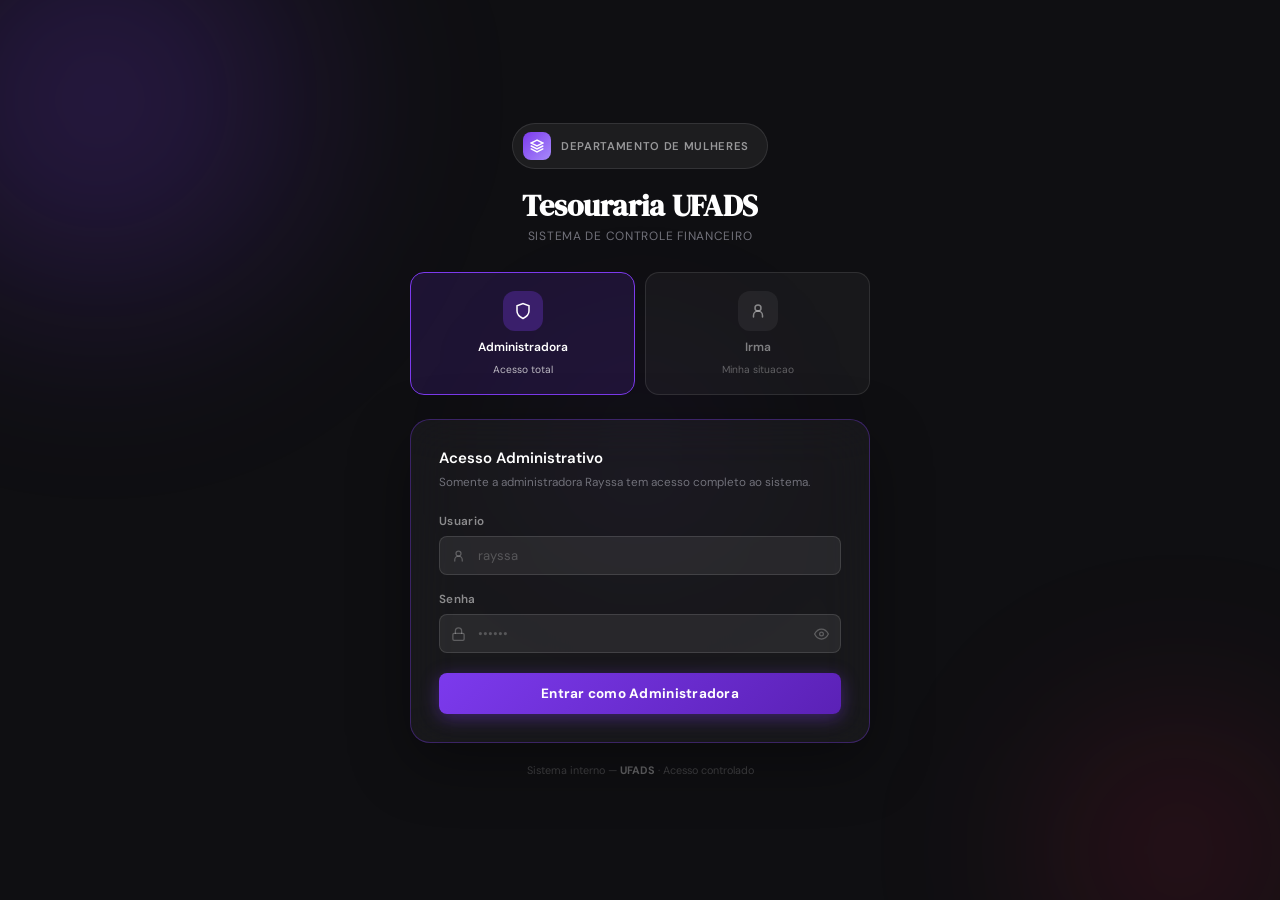
<file: index.html>
<!DOCTYPE html>
<html lang="pt-BR">
<head>
  <meta charset="UTF-8">
  <meta name="viewport" content="width=device-width, initial-scale=1.0">
  <title>Tesouraria UFADS — Acesso</title>
  <link rel="preconnect" href="https://fonts.googleapis.com">
  <link href="https://fonts.googleapis.com/css2?family=DM+Sans:wght@300;400;500;600;700&family=DM+Serif+Display:ital@0;1&display=swap" rel="stylesheet">
  <style>
    /* ============================================================
       RESET & VARS
    ============================================================ */
    *, *::before, *::after { box-sizing: border-box; margin: 0; padding: 0; }
    html { font-size: 15px; }

    :root {
      --purple:       #7c3aed;
      --purple-light: #a78bfa;
      --purple-dark:  #5b21b6;
      --rose:         #e11d48;
      --rose-light:   #fb7185;
      --rose-dark:    #be123c;
      --neutral-100:  #f4f4f5;
      --neutral-200:  #e4e4e7;
      --neutral-400:  #a1a1aa;
      --neutral-500:  #71717a;
      --neutral-700:  #3f3f46;
      --neutral-800:  #27272a;
      --neutral-900:  #0f0f12;
      --danger:       #dc2626;
      --radius-sm:    8px;
      --radius:       14px;
      --radius-lg:    20px;
    }

    body {
      font-family: 'DM Sans', sans-serif;
      min-height: 100vh;
      background: var(--neutral-900);
      display: flex;
      align-items: center;
      justify-content: center;
      padding: 20px;
      overflow: hidden;
      position: relative;
    }

    /* Fundo decorativo */
    .bg-orb {
      position: fixed;
      border-radius: 50%;
      pointer-events: none;
      filter: blur(80px);
    }
    .bg-orb-1 {
      width: 600px; height: 600px;
      top: -200px; left: -200px;
      background: radial-gradient(circle, rgba(124,58,237,.28) 0%, transparent 70%);
    }
    .bg-orb-2 {
      width: 400px; height: 400px;
      bottom: -150px; right: -100px;
      background: radial-gradient(circle, rgba(225,29,72,.18) 0%, transparent 70%);
    }
    .bg-orb-3 {
      width: 300px; height: 300px;
      top: 50%; left: 50%;
      transform: translate(-50%,-50%);
      background: radial-gradient(circle, rgba(124,58,237,.08) 0%, transparent 70%);
    }

    /* ============================================================
       WRAPPER
    ============================================================ */
    .page-wrapper {
      position: relative; z-index: 1;
      width: 100%; max-width: 460px;
      animation: fadeUp .5s ease both;
    }
    @keyframes fadeUp {
      from { opacity:0; transform:translateY(24px); }
      to   { opacity:1; transform:translateY(0); }
    }

    /* ============================================================
       HEADER / BRAND
    ============================================================ */
    .brand {
      text-align: center;
      margin-bottom: 28px;
    }
    .brand-badge {
      display: inline-flex;
      align-items: center;
      gap: 10px;
      background: rgba(255,255,255,.06);
      border: 1px solid rgba(255,255,255,.1);
      border-radius: 100px;
      padding: 8px 18px 8px 10px;
      margin-bottom: 20px;
    }
    .brand-dot {
      width: 28px; height: 28px;
      background: linear-gradient(135deg, var(--purple), var(--purple-light));
      border-radius: 8px;
      display: flex; align-items: center; justify-content: center;
    }
    .brand-dot svg { width: 14px; height: 14px; stroke: #fff; fill: none; stroke-width: 2.5; stroke-linecap: round; }
    .brand-badge span { font-size: .75rem; font-weight: 600; color: rgba(255,255,255,.55); letter-spacing: .06em; text-transform: uppercase; }

    .brand h1 {
      font-family: 'DM Serif Display', serif;
      font-size: 2rem;
      color: #fff;
      line-height: 1.1;
      margin-bottom: 6px;
    }
    .brand p {
      font-size: .8rem;
      color: var(--neutral-500);
      letter-spacing: .06em;
      text-transform: uppercase;
    }

    /* ============================================================
       PERFIL SELECTOR
    ============================================================ */
    .profile-selector {
      display: grid;
      grid-template-columns: 1fr 1fr;
      gap: 10px;
      margin-bottom: 24px;
    }
    .profile-btn {
      display: flex;
      flex-direction: column;
      align-items: center;
      gap: 8px;
      padding: 18px 12px;
      background: rgba(255,255,255,.04);
      border: 1.5px solid rgba(255,255,255,.1);
      border-radius: var(--radius);
      cursor: pointer;
      transition: all .2s;
      font-family: 'DM Sans', sans-serif;
      color: rgba(255,255,255,.45);
    }
    .profile-btn:hover {
      background: rgba(255,255,255,.07);
      border-color: rgba(255,255,255,.2);
      color: rgba(255,255,255,.8);
    }
    .profile-btn.active-admin {
      background: rgba(124,58,237,.15);
      border-color: var(--purple);
      color: #fff;
    }
    .profile-btn.active-irma {
      background: rgba(225,29,72,.12);
      border-color: var(--rose);
      color: #fff;
    }
    .profile-icon {
      width: 40px; height: 40px;
      border-radius: 12px;
      display: flex; align-items: center; justify-content: center;
      transition: background .2s;
    }
    .profile-btn.active-admin .profile-icon { background: rgba(124,58,237,.3); }
    .profile-btn.active-irma  .profile-icon { background: rgba(225,29,72,.25); }
    .profile-btn:not(.active-admin):not(.active-irma) .profile-icon { background: rgba(255,255,255,.06); }
    .profile-icon svg { width: 18px; height: 18px; stroke: currentColor; fill: none; stroke-width: 2; stroke-linecap: round; }
    .profile-label { font-size: .8rem; font-weight: 600; }
    .profile-desc  { font-size: .68rem; opacity: .7; }

    /* ============================================================
       CARD DO FORMULARIO
    ============================================================ */
    .form-card {
      background: rgba(255,255,255,.04);
      border: 1px solid rgba(255,255,255,.1);
      backdrop-filter: blur(24px);
      border-radius: var(--radius-lg);
      padding: 28px;
      box-shadow: 0 20px 60px rgba(0,0,0,.35);
      transition: border-color .25s;
    }
    .form-card.mode-admin { border-color: rgba(124,58,237,.35); }
    .form-card.mode-irma  { border-color: rgba(225,29,72,.3); }

    .form-card-title {
      font-size: 1rem;
      font-weight: 600;
      color: #fff;
      margin-bottom: 6px;
    }
    .form-card-sub {
      font-size: .78rem;
      color: var(--neutral-500);
      margin-bottom: 22px;
      line-height: 1.5;
    }

    /* ============================================================
       FORM ELEMENTS
    ============================================================ */
    .form-group { margin-bottom: 16px; }
    .form-label {
      display: block;
      font-size: .78rem;
      font-weight: 600;
      color: rgba(255,255,255,.5);
      margin-bottom: 7px;
      letter-spacing: .03em;
    }
    .input-wrap { position: relative; }
    .input-prefix {
      position: absolute;
      left: 12px; top: 50%;
      transform: translateY(-50%);
      color: rgba(255,255,255,.25);
      display: flex; align-items: center;
    }
    .input-prefix svg { width: 15px; height: 15px; stroke: currentColor; fill: none; stroke-width: 2; stroke-linecap: round; }
    .form-input {
      width: 100%;
      padding: 10px 40px 10px 38px;
      border: 1.5px solid rgba(255,255,255,.12);
      border-radius: var(--radius-sm);
      background: rgba(255,255,255,.07);
      color: #fff;
      font-family: 'DM Sans', sans-serif;
      font-size: .875rem;
      outline: none;
      transition: all .2s;
    }
    .form-input::placeholder { color: rgba(255,255,255,.22); }
    .form-input:focus {
      border-color: var(--focus-color, var(--purple-light));
      background: rgba(255,255,255,.1);
      box-shadow: 0 0 0 3px var(--focus-glow, rgba(124,58,237,.2));
    }
    .mode-irma .form-input:focus {
      --focus-color: var(--rose-light);
      --focus-glow: rgba(225,29,72,.18);
    }

    /* select especial para irma */
    .form-select-dark {
      width: 100%;
      padding: 10px 12px 10px 38px;
      border: 1.5px solid rgba(255,255,255,.12);
      border-radius: var(--radius-sm);
      background: rgba(255,255,255,.07);
      color: #fff;
      font-family: 'DM Sans', sans-serif;
      font-size: .875rem;
      outline: none;
      transition: all .2s;
      cursor: pointer;
      appearance: none;
      -webkit-appearance: none;
    }
    .form-select-dark option { background: #1c1c24; color: #fff; }
    .form-select-dark:focus {
      border-color: var(--rose-light);
      box-shadow: 0 0 0 3px rgba(225,29,72,.18);
    }

    .input-suffix {
      position: absolute;
      right: 12px; top: 50%;
      transform: translateY(-50%);
      background: none;
      border: none;
      cursor: pointer;
      color: rgba(255,255,255,.25);
      display: flex; align-items: center;
      transition: color .2s;
      padding: 0;
    }
    .input-suffix:hover { color: rgba(255,255,255,.6); }
    .input-suffix svg { width: 15px; height: 15px; stroke: currentColor; fill: none; stroke-width: 2; stroke-linecap: round; }

    /* ============================================================
       ERRO
    ============================================================ */
    .error-box {
      display: none;
      align-items: flex-start;
      gap: 8px;
      background: rgba(220,38,38,.12);
      border: 1px solid rgba(220,38,38,.3);
      color: #fca5a5;
      border-radius: var(--radius-sm);
      padding: 10px 12px;
      font-size: .8rem;
      margin-bottom: 16px;
      line-height: 1.4;
    }
    .error-box.show { display: flex; }
    .error-box svg { width: 14px; height: 14px; stroke: currentColor; fill: none; stroke-width: 2.5; flex-shrink: 0; margin-top: 1px; }

    /* ============================================================
       BOTAO LOGIN
    ============================================================ */
    .btn-login {
      width: 100%;
      padding: 12px;
      border: none;
      border-radius: var(--radius-sm);
      font-family: 'DM Sans', sans-serif;
      font-size: .9rem;
      font-weight: 700;
      cursor: pointer;
      transition: all .2s;
      margin-top: 4px;
      letter-spacing: .02em;
      position: relative;
      overflow: hidden;
    }
    .btn-login::after {
      content: '';
      position: absolute;
      inset: 0;
      background: rgba(255,255,255,.12);
      opacity: 0;
      transition: opacity .15s;
    }
    .btn-login:hover::after { opacity: 1; }
    .btn-login:active { transform: scale(.99); }

    .btn-login.admin-btn {
      background: linear-gradient(135deg, var(--purple), var(--purple-dark));
      color: #fff;
      box-shadow: 0 4px 18px rgba(124,58,237,.4);
    }
    .btn-login.admin-btn:hover { box-shadow: 0 6px 24px rgba(124,58,237,.55); }

    .btn-login.irma-btn {
      background: linear-gradient(135deg, var(--rose), var(--rose-dark));
      color: #fff;
      box-shadow: 0 4px 18px rgba(225,29,72,.35);
    }
    .btn-login.irma-btn:hover { box-shadow: 0 6px 24px rgba(225,29,72,.5); }

    /* ============================================================
       RODAPE
    ============================================================ */
    .login-footer {
      text-align: center;
      margin-top: 20px;
      font-size: .72rem;
      color: rgba(255,255,255,.2);
    }
    .login-footer strong { color: rgba(255,255,255,.35); }

    /* Separador de secao */
    .section-sep {
      height: 1px;
      background: rgba(255,255,255,.07);
      margin: 20px 0;
    }

    /* ============================================================
       PAINEIS (admin / irma)
    ============================================================ */
    .panel { display: none; }
    .panel.active { display: block; }
  </style>
</head>
<body>

<!-- Fundo -->
<div class="bg-orb bg-orb-1"></div>
<div class="bg-orb bg-orb-2"></div>
<div class="bg-orb bg-orb-3"></div>

<div class="page-wrapper">

  <!-- BRAND -->
  <div class="brand">
    <div class="brand-badge">
      <div class="brand-dot">
        <svg viewBox="0 0 24 24"><path d="M12 2L2 7l10 5 10-5-10-5z"/><path d="M2 17l10 5 10-5"/><path d="M2 12l10 5 10-5"/></svg>
      </div>
      <span>Departamento de Mulheres</span>
    </div>
    <h1>Tesouraria UFADS</h1>
    <p>Sistema de Controle Financeiro</p>
  </div>

  <!-- SELETOR DE PERFIL -->
  <div class="profile-selector">
    <button class="profile-btn active-admin" id="btn-perfil-admin" onclick="selecionarPerfil('admin')">
      <div class="profile-icon">
        <svg viewBox="0 0 24 24"><path d="M12 22s8-4 8-10V5l-8-3-8 3v7c0 6 8 10 8 10z"/></svg>
      </div>
      <span class="profile-label">Administradora</span>
      <span class="profile-desc">Acesso total</span>
    </button>
    <button class="profile-btn" id="btn-perfil-irma" onclick="selecionarPerfil('irma')">
      <div class="profile-icon">
        <svg viewBox="0 0 24 24"><circle cx="12" cy="8" r="4"/><path d="M6 20v-2a6 6 0 0 1 12 0v2"/></svg>
      </div>
      <span class="profile-label">Irma</span>
      <span class="profile-desc">Minha situacao</span>
    </button>
  </div>

  <!-- CARD DO FORMULARIO -->
  <div class="form-card mode-admin" id="form-card">

    <!-- PAINEL ADMIN -->
    <div class="panel active" id="panel-admin">
      <div class="form-card-title">Acesso Administrativo</div>
      <div class="form-card-sub">Somente a administradora Rayssa tem acesso completo ao sistema.</div>

      <div class="error-box" id="err-admin">
        <svg viewBox="0 0 24 24"><circle cx="12" cy="12" r="10"/><line x1="12" y1="8" x2="12" y2="12"/><line x1="12" y1="16" x2="12.01" y2="16"/></svg>
        Usuario ou senha incorretos.
      </div>

      <div class="form-group">
        <label class="form-label">Usuario</label>
        <div class="input-wrap">
          <span class="input-prefix">
            <svg viewBox="0 0 24 24"><circle cx="12" cy="8" r="4"/><path d="M6 20v-2a6 6 0 0 1 12 0v2"/></svg>
          </span>
          <input type="text" id="admin-user" class="form-input" placeholder="rayssa" autocomplete="username">
        </div>
      </div>

      <div class="form-group">
        <label class="form-label">Senha</label>
        <div class="input-wrap">
          <span class="input-prefix">
            <svg viewBox="0 0 24 24"><rect x="3" y="11" width="18" height="11" rx="2"/><path d="M7 11V7a5 5 0 0 1 10 0v4"/></svg>
          </span>
          <input type="password" id="admin-pass" class="form-input" placeholder="••••••" autocomplete="current-password">
          <button class="input-suffix" onclick="toggleSenha('admin-pass', this)" type="button">
            <svg viewBox="0 0 24 24"><path d="M1 12s4-8 11-8 11 8 11 8-4 8-11 8-11-8-11-8z"/><circle cx="12" cy="12" r="3"/></svg>
          </button>
        </div>
      </div>

      <button class="btn-login admin-btn" onclick="loginAdmin()">Entrar como Administradora</button>
    </div>

    <!-- PAINEL IRMA -->
    <div class="panel" id="panel-irma">
      <div class="form-card-title">Acesso da Irma</div>
      <div class="form-card-sub">Consulte sua situacao de pagamento dos uniformes e as compras do departamento.</div>

      <div class="error-box" id="err-irma">
        <svg viewBox="0 0 24 24"><circle cx="12" cy="12" r="10"/><line x1="12" y1="8" x2="12" y2="12"/><line x1="12" y1="16" x2="12.01" y2="16"/></svg>
        <span id="err-irma-msg">Nome nao encontrado. Verifique com a administradora.</span>
      </div>

      <div class="form-group">
        <label class="form-label">Sua Congregacao</label>
        <div class="input-wrap">
          <span class="input-prefix">
            <svg viewBox="0 0 24 24"><path d="M3 9l9-7 9 7v11a2 2 0 0 1-2 2H5a2 2 0 0 1-2-2z"/><polyline points="9 22 9 12 15 12 15 22"/></svg>
          </span>
          <select id="irma-congregacao" class="form-select-dark" onchange="preencherNomes()">
            <option value="">Selecione...</option>
          </select>
        </div>
      </div>

      <div class="form-group">
        <label class="form-label">Seu Nome</label>
        <div class="input-wrap">
          <span class="input-prefix">
            <svg viewBox="0 0 24 24"><circle cx="12" cy="8" r="4"/><path d="M6 20v-2a6 6 0 0 1 12 0v2"/></svg>
          </span>
          <select id="irma-nome" class="form-select-dark">
            <option value="">Selecione a congregacao primeiro</option>
          </select>
        </div>
      </div>

      <div class="section-sep"></div>

      <button class="btn-login irma-btn" onclick="loginIrma()">Ver Minha Situacao</button>
    </div>

  </div><!-- /form-card -->

  <div class="login-footer">
    Sistema interno — <strong>UFADS</strong> &middot; Acesso controlado
  </div>

</div><!-- /page-wrapper -->

<script>
/* ---- dados compartilhados do localStorage ---- */
const STORAGE_KEY = 'tesourariaUFADS_v2';

function getAppData() {
  try {
    const s = localStorage.getItem(STORAGE_KEY);
    return s ? JSON.parse(s) : null;
  } catch(e) { return null; }
}

/* ---- redirecionamento se ja logado ---- */
(function() {
  const role = sessionStorage.getItem('ufads_auth');
  if (role === '1')    window.location.href = 'pages/dashboard.html';
  if (role === 'irma') window.location.href = 'pages/portal-irma.html';
})();

/* ---- SELECAO DE PERFIL ---- */
function selecionarPerfil(perfil) {
  const card     = document.getElementById('form-card');
  const btnAdmin = document.getElementById('btn-perfil-admin');
  const btnIrma  = document.getElementById('btn-perfil-irma');
  const pAdmin   = document.getElementById('panel-admin');
  const pIrma    = document.getElementById('panel-irma');

  // Reset
  btnAdmin.className = 'profile-btn';
  btnIrma.className  = 'profile-btn';
  pAdmin.classList.remove('active');
  pIrma.classList.remove('active');
  card.className = 'form-card';

  // limpa erros
  document.getElementById('err-admin').classList.remove('show');
  document.getElementById('err-irma').classList.remove('show');

  if (perfil === 'admin') {
    btnAdmin.classList.add('active-admin');
    pAdmin.classList.add('active');
    card.classList.add('mode-admin');
  } else {
    btnIrma.classList.add('active-irma');
    pIrma.classList.add('active');
    card.classList.add('mode-irma');
    carregarDadosIrma();
  }
}

/* ---- TOGGLE SENHA ---- */
function toggleSenha(inputId, btn) {
  const inp = document.getElementById(inputId);
  const isPass = inp.type === 'password';
  inp.type = isPass ? 'text' : 'password';
  // troca icone
  btn.innerHTML = isPass
    ? `<svg viewBox="0 0 24 24" fill="none" stroke="currentColor" stroke-width="2" stroke-linecap="round" width="15" height="15"><path d="M17.94 17.94A10.07 10.07 0 0 1 12 20c-7 0-11-8-11-8a18.45 18.45 0 0 1 5.06-5.94"/><path d="M9.9 4.24A9.12 9.12 0 0 1 12 4c7 0 11 8 11 8a18.5 18.5 0 0 1-2.16 3.19"/><line x1="1" y1="1" x2="23" y2="23"/></svg>`
    : `<svg viewBox="0 0 24 24" fill="none" stroke="currentColor" stroke-width="2" stroke-linecap="round" width="15" height="15"><path d="M1 12s4-8 11-8 11 8 11 8-4 8-11 8-11-8-11-8z"/><circle cx="12" cy="12" r="3"/></svg>`;
}

/* ---- LOGIN ADMIN ---- */
function loginAdmin() {
  const user = document.getElementById('admin-user').value.trim().toLowerCase();
  const pass = document.getElementById('admin-pass').value;
  const err  = document.getElementById('err-admin');

  const senhaCorreta = localStorage.getItem('ufads_pass') || '123456';

  if (user === 'rayssa' && pass === senhaCorreta) {
    sessionStorage.setItem('ufads_auth', '1');
    window.location.href = 'pages/dashboard.html';
  } else {
    err.classList.add('show');
    document.getElementById('admin-pass').value = '';
    document.getElementById('admin-pass').focus();
    // shake animation
    const card = document.getElementById('form-card');
    card.style.animation = 'shake .35s ease';
    setTimeout(() => card.style.animation = '', 400);
  }
}

/* ---- DADOS DA IRMA ---- */
function carregarDadosIrma() {
  const data = getAppData();
  if (!data) return;

  const sel = document.getElementById('irma-congregacao');
  sel.innerHTML = '<option value="">Selecione...</option>';
  data.congregations.forEach(c => {
    const opt = document.createElement('option');
    opt.value = c; opt.textContent = c;
    sel.appendChild(opt);
  });
}

function preencherNomes() {
  const cong = document.getElementById('irma-congregacao').value;
  const sel  = document.getElementById('irma-nome');
  sel.innerHTML = '<option value="">Selecione...</option>';

  if (!cong) return;

  const data = getAppData();
  if (!data) return;

  // Reune irmas de ambos os modulos
  const nomes = new Set();
  [...(data.uniformFest || []), ...(data.uniformPandeiro || [])]
    .filter(u => u.congregation === cong)
    .forEach(u => nomes.add(u.woman));

  if (nomes.size === 0) {
    sel.innerHTML = '<option value="">Nenhuma irma cadastrada nesta congregacao</option>';
    return;
  }

  nomes.forEach(nome => {
    const opt = document.createElement('option');
    opt.value = nome; opt.textContent = nome;
    sel.appendChild(opt);
  });
}

/* ---- LOGIN IRMA ---- */
function loginIrma() {
  const cong = document.getElementById('irma-congregacao').value;
  const nome = document.getElementById('irma-nome').value;
  const err  = document.getElementById('err-irma');
  const errMsg = document.getElementById('err-irma-msg');

  if (!cong) { errMsg.textContent = 'Selecione sua congregacao.'; err.classList.add('show'); return; }
  if (!nome) { errMsg.textContent = 'Selecione seu nome.';        err.classList.add('show'); return; }

  err.classList.remove('show');

  sessionStorage.setItem('ufads_auth', 'irma');
  sessionStorage.setItem('ufads_irma_nome', nome);
  sessionStorage.setItem('ufads_irma_cong', cong);

  window.location.href = 'pages/portal-irma.html';
}

/* ---- ENTER para submit ---- */
document.addEventListener('keydown', e => {
  if (e.key !== 'Enter') return;
  const adminActive = document.getElementById('panel-admin').classList.contains('active');
  if (adminActive) loginAdmin(); else loginIrma();
});

/* ---- CSS da animacao shake ---- */
const st = document.createElement('style');
st.textContent = `
  @keyframes shake {
    0%,100% { transform: translateX(0); }
    20%      { transform: translateX(-8px); }
    40%      { transform: translateX(8px); }
    60%      { transform: translateX(-5px); }
    80%      { transform: translateX(5px); }
  }
`;
document.head.appendChild(st);
</script>
</body>
</html>
</file>
<file: css/style.css>
/* =====================================================
   TESOURARIA UFADS — Stylesheet Principal
   ===================================================== */

@import url('https://fonts.googleapis.com/css2?family=DM+Sans:wght@300;400;500;600;700&family=DM+Serif+Display:ital@0;1&display=swap');

:root {
  --primary:       #7c3aed;
  --primary-light: #a78bfa;
  --primary-dark:  #5b21b6;
  --accent:        #f59e0b;
  --accent-light:  #fde68a;
  --success:       #059669;
  --success-bg:    #d1fae5;
  --danger:        #dc2626;
  --danger-bg:     #fee2e2;
  --warning:       #d97706;
  --warning-bg:    #fef3c7;
  --neutral-50:    #fafafa;
  --neutral-100:   #f4f4f5;
  --neutral-200:   #e4e4e7;
  --neutral-300:   #d4d4d8;
  --neutral-400:   #a1a1aa;
  --neutral-500:   #71717a;
  --neutral-600:   #52525b;
  --neutral-700:   #3f3f46;
  --neutral-800:   #27272a;
  --neutral-900:   #18181b;
  --sidebar-w:     260px;
  --header-h:      64px;
  --radius:        12px;
  --radius-sm:     8px;
  --radius-lg:     16px;
  --shadow-sm:     0 1px 3px rgba(0,0,0,.08), 0 1px 2px rgba(0,0,0,.05);
  --shadow:        0 4px 12px rgba(0,0,0,.10);
  --shadow-lg:     0 10px 30px rgba(0,0,0,.14);
  --transition:    all .2s ease;
}

*, *::before, *::after { box-sizing: border-box; margin: 0; padding: 0; }

html { font-size: 15px; }

body {
  font-family: 'DM Sans', sans-serif;
  background: var(--neutral-100);
  color: var(--neutral-800);
  line-height: 1.6;
  min-height: 100vh;
}

/* ======================== SCROLLBAR ======================== */
::-webkit-scrollbar { width: 6px; height: 6px; }
::-webkit-scrollbar-track { background: transparent; }
::-webkit-scrollbar-thumb { background: var(--neutral-300); border-radius: 4px; }
::-webkit-scrollbar-thumb:hover { background: var(--primary-light); }

/* ======================== TYPOGRAPHY ======================== */
h1, h2, h3 { font-family: 'DM Serif Display', serif; font-weight: 400; line-height: 1.2; }
h4, h5, h6 { font-weight: 600; }
.page-title {
  font-family: 'DM Serif Display', serif;
  font-size: 1.8rem;
  color: var(--neutral-900);
  margin-bottom: 4px;
}
.page-subtitle { color: var(--neutral-500); font-size: .9rem; margin-bottom: 24px; }

/* ======================== LAYOUT ======================== */
.app-wrapper {
  display: flex;
  min-height: 100vh;
}

/* SIDEBAR */
.sidebar {
  width: var(--sidebar-w);
  background: var(--neutral-900);
  display: flex;
  flex-direction: column;
  position: fixed;
  top: 0; left: 0; bottom: 0;
  z-index: 100;
  transition: transform .3s ease;
  overflow-y: auto;
}

.sidebar-brand {
  padding: 24px 20px 16px;
  border-bottom: 1px solid rgba(255,255,255,.08);
}
.sidebar-brand .brand-name {
  font-family: 'DM Serif Display', serif;
  font-size: 1.15rem;
  color: #fff;
  line-height: 1.2;
}
.sidebar-brand .brand-sub {
  font-size: .72rem;
  color: var(--primary-light);
  letter-spacing: .08em;
  text-transform: uppercase;
}

.sidebar-section { padding: 12px 12px 4px; }
.sidebar-section-label {
  font-size: .65rem;
  letter-spacing: .12em;
  text-transform: uppercase;
  color: var(--neutral-500);
  padding: 0 8px;
  margin-bottom: 4px;
}

.nav-item {
  display: flex;
  align-items: center;
  gap: 10px;
  padding: 9px 12px;
  border-radius: var(--radius-sm);
  color: var(--neutral-400);
  font-size: .875rem;
  font-weight: 500;
  cursor: pointer;
  transition: var(--transition);
  border: none;
  background: none;
  width: 100%;
  text-align: left;
  text-decoration: none;
}
.nav-item:hover { background: rgba(255,255,255,.06); color: #fff; }
.nav-item.active { background: var(--primary); color: #fff; }
.nav-item .nav-icon { font-size: 1rem; width: 20px; text-align: center; opacity: .8; }
.nav-item.active .nav-icon { opacity: 1; }

.sidebar-footer {
  margin-top: auto;
  padding: 16px 12px;
  border-top: 1px solid rgba(255,255,255,.08);
}
.user-info {
  display: flex;
  align-items: center;
  gap: 10px;
  padding: 8px;
  border-radius: var(--radius-sm);
  color: var(--neutral-300);
  font-size: .82rem;
}
.user-avatar {
  width: 32px; height: 32px;
  border-radius: 50%;
  background: var(--primary);
  display: flex; align-items: center; justify-content: center;
  font-size: .85rem; font-weight: 700; color: #fff;
  flex-shrink: 0;
}

/* MAIN CONTENT */
.main-content {
  margin-left: var(--sidebar-w);
  flex: 1;
  display: flex;
  flex-direction: column;
  min-height: 100vh;
}

.topbar {
  height: var(--header-h);
  background: #fff;
  border-bottom: 1px solid var(--neutral-200);
  display: flex;
  align-items: center;
  justify-content: space-between;
  padding: 0 28px;
  position: sticky;
  top: 0; z-index: 50;
}
.topbar-title { font-weight: 600; font-size: 1rem; color: var(--neutral-700); }
.topbar-actions { display: flex; align-items: center; gap: 12px; }

.content-area { padding: 28px; flex: 1; }

/* ======================== CARDS ======================== */
.card {
  background: #fff;
  border-radius: var(--radius);
  box-shadow: var(--shadow-sm);
  border: 1px solid var(--neutral-200);
}
.card-header {
  padding: 16px 20px;
  border-bottom: 1px solid var(--neutral-100);
  display: flex;
  align-items: center;
  justify-content: space-between;
}
.card-header h5 { font-size: .95rem; font-weight: 600; color: var(--neutral-800); }
.card-body { padding: 20px; }

/* STAT CARDS */
.stat-grid {
  display: grid;
  grid-template-columns: repeat(auto-fill, minmax(200px, 1fr));
  gap: 16px;
  margin-bottom: 28px;
}
.stat-card {
  background: #fff;
  border-radius: var(--radius);
  padding: 20px;
  border: 1px solid var(--neutral-200);
  box-shadow: var(--shadow-sm);
  position: relative;
  overflow: hidden;
  transition: var(--transition);
}
.stat-card:hover { box-shadow: var(--shadow); transform: translateY(-1px); }
.stat-card::before {
  content: '';
  position: absolute;
  top: 0; left: 0; right: 0;
  height: 3px;
}
.stat-card.primary::before { background: var(--primary); }
.stat-card.success::before { background: var(--success); }
.stat-card.warning::before { background: var(--warning); }
.stat-card.danger::before  { background: var(--danger); }
.stat-card.accent::before  { background: var(--accent); }

.stat-icon {
  width: 38px; height: 38px;
  border-radius: 10px;
  display: flex; align-items: center; justify-content: center;
  font-size: 1.1rem;
  margin-bottom: 12px;
}
.stat-icon.primary { background: #ede9fe; color: var(--primary); }
.stat-icon.success { background: var(--success-bg); color: var(--success); }
.stat-icon.warning { background: var(--warning-bg); color: var(--warning); }
.stat-icon.danger  { background: var(--danger-bg); color: var(--danger); }
.stat-icon.accent  { background: #fef3c7; color: var(--accent); }

.stat-value {
  font-family: 'DM Serif Display', serif;
  font-size: 1.6rem;
  color: var(--neutral-900);
  line-height: 1.1;
}
.stat-label { font-size: .78rem; color: var(--neutral-500); margin-top: 4px; }

/* ======================== BUTTONS ======================== */
.btn {
  display: inline-flex; align-items: center; gap: 6px;
  padding: 8px 16px;
  border-radius: var(--radius-sm);
  font-size: .875rem; font-weight: 500;
  cursor: pointer;
  border: none;
  transition: var(--transition);
  font-family: 'DM Sans', sans-serif;
  text-decoration: none;
  white-space: nowrap;
}
.btn:disabled { opacity: .5; cursor: not-allowed; }
.btn-primary   { background: var(--primary); color: #fff; }
.btn-primary:hover { background: var(--primary-dark); }
.btn-success   { background: var(--success); color: #fff; }
.btn-success:hover { background: #047857; }
.btn-danger    { background: var(--danger); color: #fff; }
.btn-danger:hover  { background: #b91c1c; }
.btn-warning   { background: var(--warning); color: #fff; }
.btn-warning:hover { background: #b45309; }
.btn-outline {
  background: transparent;
  border: 1.5px solid var(--neutral-300);
  color: var(--neutral-700);
}
.btn-outline:hover { border-color: var(--primary); color: var(--primary); background: #ede9fe20; }
.btn-ghost { background: transparent; color: var(--neutral-600); }
.btn-ghost:hover { background: var(--neutral-100); color: var(--neutral-800); }
.btn-sm { padding: 5px 10px; font-size: .8rem; }
.btn-lg { padding: 11px 22px; font-size: 1rem; }
.btn-icon { padding: 7px; width: 34px; height: 34px; justify-content: center; }
.btn-icon.btn-sm { width: 28px; height: 28px; padding: 4px; }

/* ======================== BADGES ======================== */
.badge {
  display: inline-flex; align-items: center;
  padding: 3px 9px;
  border-radius: 100px;
  font-size: .72rem;
  font-weight: 600;
  letter-spacing: .02em;
}
.badge-success  { background: var(--success-bg); color: var(--success); }
.badge-warning  { background: var(--warning-bg); color: var(--warning); }
.badge-danger   { background: var(--danger-bg);  color: var(--danger);  }
.badge-primary  { background: #ede9fe; color: var(--primary); }
.badge-neutral  { background: var(--neutral-100); color: var(--neutral-600); }

/* ======================== TABLE ======================== */
.table-wrapper {
  overflow-x: auto;
  border-radius: var(--radius);
  border: 1px solid var(--neutral-200);
}
table { width: 100%; border-collapse: collapse; font-size: .875rem; }
thead tr { background: var(--neutral-50); }
thead th {
  padding: 11px 16px;
  text-align: left;
  font-size: .72rem;
  font-weight: 600;
  letter-spacing: .06em;
  text-transform: uppercase;
  color: var(--neutral-500);
  border-bottom: 1px solid var(--neutral-200);
  white-space: nowrap;
}
tbody tr { border-bottom: 1px solid var(--neutral-100); transition: background .12s; }
tbody tr:last-child { border-bottom: none; }
tbody tr:hover { background: var(--neutral-50); }
tbody td { padding: 12px 16px; color: var(--neutral-700); vertical-align: middle; }
.table-actions { display: flex; gap: 6px; }

/* ======================== FORMS ======================== */
.form-group { margin-bottom: 16px; }
.form-label {
  display: block;
  font-size: .82rem;
  font-weight: 600;
  color: var(--neutral-700);
  margin-bottom: 6px;
}
.form-label .required { color: var(--danger); margin-left: 3px; }
.form-control, .form-select {
  width: 100%;
  padding: 9px 13px;
  border: 1.5px solid var(--neutral-200);
  border-radius: var(--radius-sm);
  font-size: .875rem;
  font-family: 'DM Sans', sans-serif;
  background: #fff;
  color: var(--neutral-800);
  transition: var(--transition);
  outline: none;
}
.form-control:focus, .form-select:focus {
  border-color: var(--primary);
  box-shadow: 0 0 0 3px rgba(124,58,237,.12);
}
.form-control::placeholder { color: var(--neutral-400); }
textarea.form-control { resize: vertical; min-height: 80px; }
.form-row { display: grid; grid-template-columns: 1fr 1fr; gap: 14px; }
.form-hint { font-size: .76rem; color: var(--neutral-500); margin-top: 4px; }

/* ======================== MODAL ======================== */
.modal-overlay {
  position: fixed; inset: 0;
  background: rgba(0,0,0,.45);
  backdrop-filter: blur(3px);
  z-index: 200;
  display: flex; align-items: center; justify-content: center;
  padding: 20px;
  opacity: 0;
  pointer-events: none;
  transition: opacity .2s ease;
}
.modal-overlay.open { opacity: 1; pointer-events: all; }
.modal-box {
  background: #fff;
  border-radius: var(--radius-lg);
  width: 100%;
  max-width: 520px;
  max-height: 90vh;
  overflow-y: auto;
  box-shadow: var(--shadow-lg);
  transform: translateY(12px);
  transition: transform .25s ease;
}
.modal-overlay.open .modal-box { transform: translateY(0); }
.modal-head {
  padding: 20px 24px 16px;
  border-bottom: 1px solid var(--neutral-100);
  display: flex; align-items: center; justify-content: space-between;
  position: sticky; top: 0; background: #fff; z-index: 1;
  border-radius: var(--radius-lg) var(--radius-lg) 0 0;
}
.modal-head h4 { font-size: 1.05rem; font-weight: 600; color: var(--neutral-900); }
.modal-body { padding: 20px 24px; }
.modal-foot {
  padding: 16px 24px;
  border-top: 1px solid var(--neutral-100);
  display: flex; gap: 10px; justify-content: flex-end;
  position: sticky; bottom: 0; background: #fff;
  border-radius: 0 0 var(--radius-lg) var(--radius-lg);
}

/* ======================== ALERTS ======================== */
.alert {
  padding: 12px 16px;
  border-radius: var(--radius-sm);
  font-size: .875rem;
  display: flex; align-items: flex-start; gap: 10px;
  margin-bottom: 16px;
}
.alert-danger  { background: var(--danger-bg); color: #991b1b; border: 1px solid #fecaca; }
.alert-success { background: var(--success-bg); color: #065f46; border: 1px solid #a7f3d0; }
.alert-warning { background: var(--warning-bg); color: #92400e; border: 1px solid #fde68a; }

/* ======================== TOAST ======================== */
#toast-container {
  position: fixed;
  bottom: 24px; right: 24px;
  z-index: 500;
  display: flex; flex-direction: column; gap: 10px;
}
.toast {
  background: var(--neutral-900);
  color: #fff;
  padding: 12px 18px;
  border-radius: var(--radius-sm);
  font-size: .875rem;
  box-shadow: var(--shadow-lg);
  display: flex; align-items: center; gap: 10px;
  animation: slideUp .25s ease;
  min-width: 260px;
}
.toast.success { border-left: 3px solid var(--success); }
.toast.error   { border-left: 3px solid var(--danger);  }
.toast.warning { border-left: 3px solid var(--accent);  }
@keyframes slideUp {
  from { transform: translateY(16px); opacity: 0; }
  to   { transform: translateY(0);    opacity: 1; }
}

/* ======================== MISC UTILITIES ======================== */
.flex { display: flex; }
.flex-col { flex-direction: column; }
.items-center { align-items: center; }
.justify-between { justify-content: space-between; }
.gap-2 { gap: 8px; }
.gap-3 { gap: 12px; }
.mb-0 { margin-bottom: 0; }
.mb-1 { margin-bottom: 4px; }
.mb-2 { margin-bottom: 8px; }
.mb-3 { margin-bottom: 16px; }
.mb-4 { margin-bottom: 24px; }
.mt-auto { margin-top: auto; }
.text-muted { color: var(--neutral-500); font-size: .82rem; }
.text-sm { font-size: .82rem; }
.text-center { text-align: center; }
.text-right  { text-align: right; }
.w-full { width: 100%; }
.hidden { display: none !important; }

.empty-state {
  text-align: center;
  padding: 48px 20px;
  color: var(--neutral-400);
}
.empty-state .empty-icon { font-size: 2.5rem; margin-bottom: 12px; }
.empty-state p { font-size: .9rem; }

/* ======================== FILTER BAR ======================== */
.filter-bar {
  display: flex;
  align-items: center;
  gap: 10px;
  flex-wrap: wrap;
  margin-bottom: 16px;
}
.filter-bar .form-control,
.filter-bar .form-select { width: auto; }

/* ======================== SECTION DIVIDER ======================== */
.section-title {
  font-size: .82rem;
  font-weight: 700;
  text-transform: uppercase;
  letter-spacing: .08em;
  color: var(--neutral-500);
  margin-bottom: 14px;
  display: flex;
  align-items: center;
  gap: 8px;
}
.section-title::after {
  content: '';
  flex: 1;
  height: 1px;
  background: var(--neutral-200);
}

/* ======================== RESPONSIVE ======================== */
.sidebar-toggle {
  display: none;
  background: none;
  border: none;
  font-size: 1.3rem;
  cursor: pointer;
  color: var(--neutral-600);
}

@media (max-width: 900px) {
  .sidebar { transform: translateX(-100%); }
  .sidebar.open { transform: translateX(0); }
  .main-content { margin-left: 0; }
  .sidebar-toggle { display: block; }
  .stat-grid { grid-template-columns: repeat(2, 1fr); }
  .form-row { grid-template-columns: 1fr; }
}
@media (max-width: 500px) {
  .stat-grid { grid-template-columns: 1fr; }
  .content-area { padding: 16px; }
}
</file>
